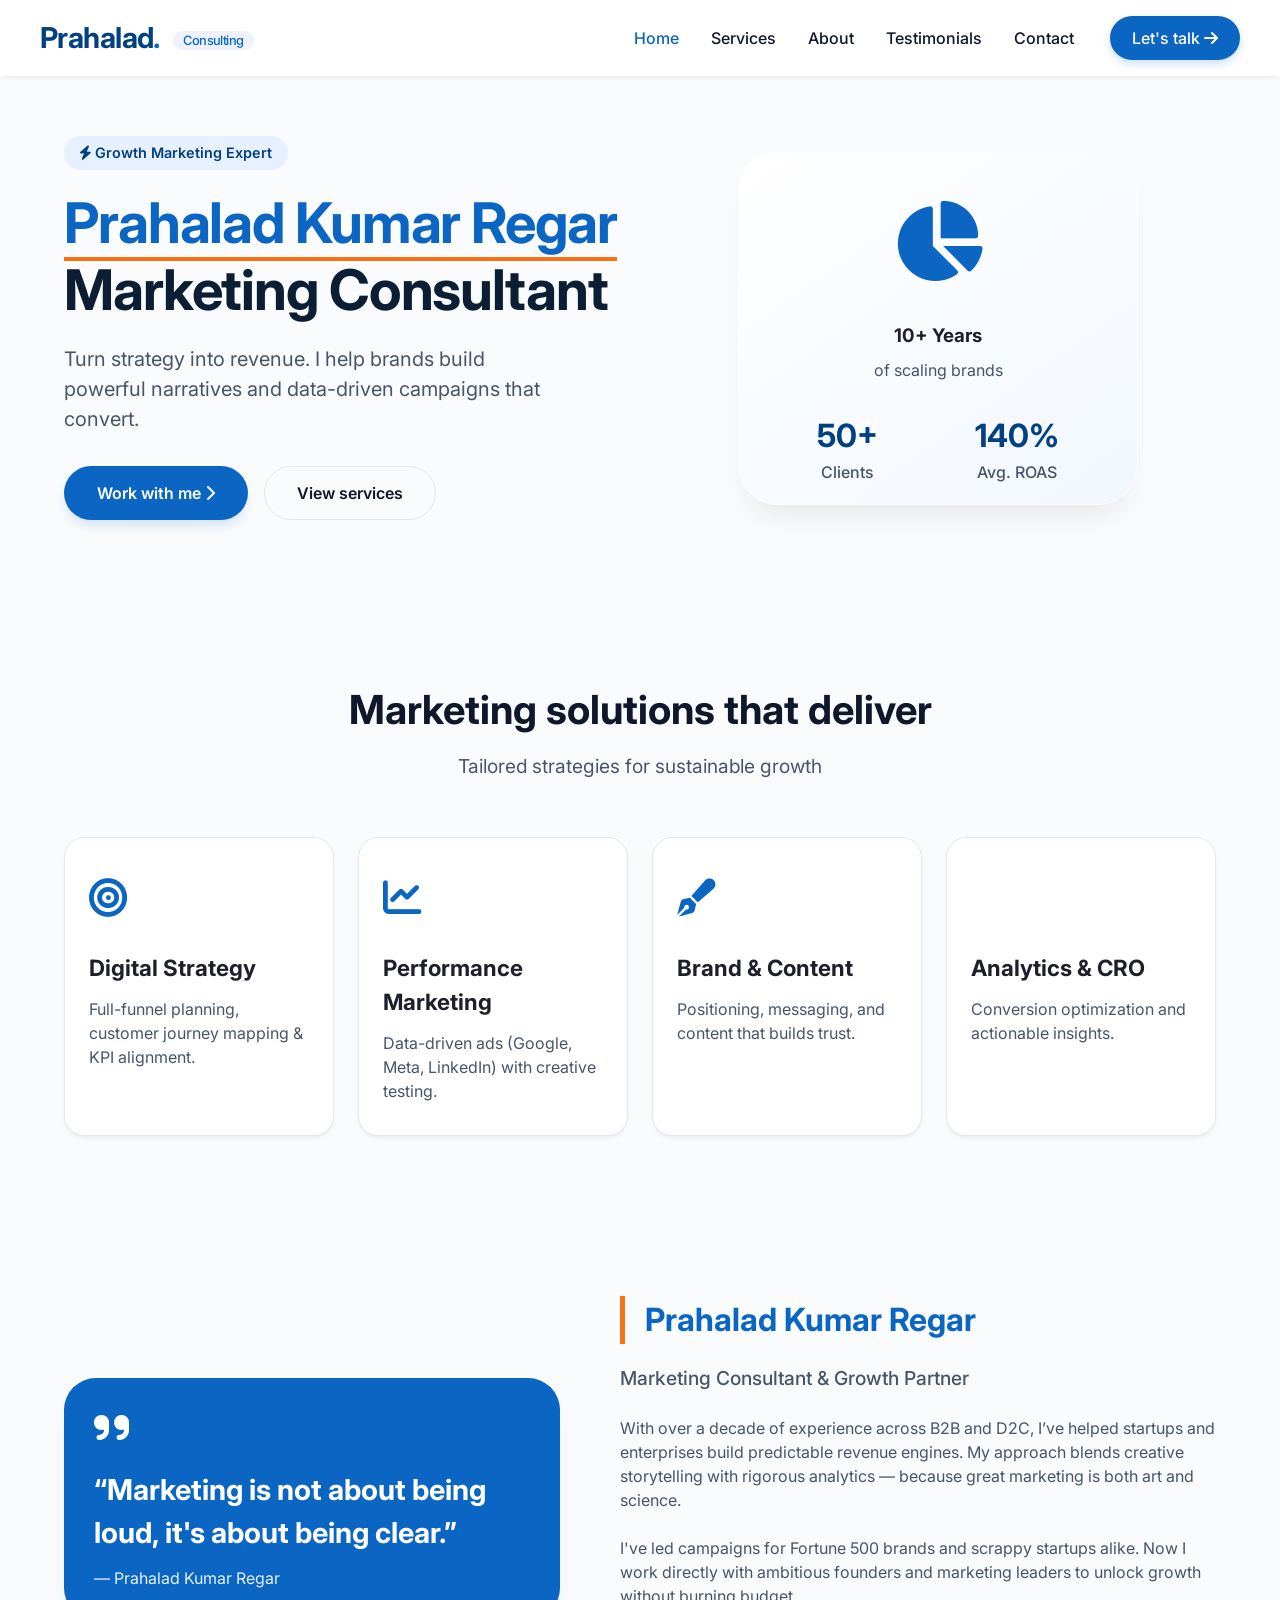
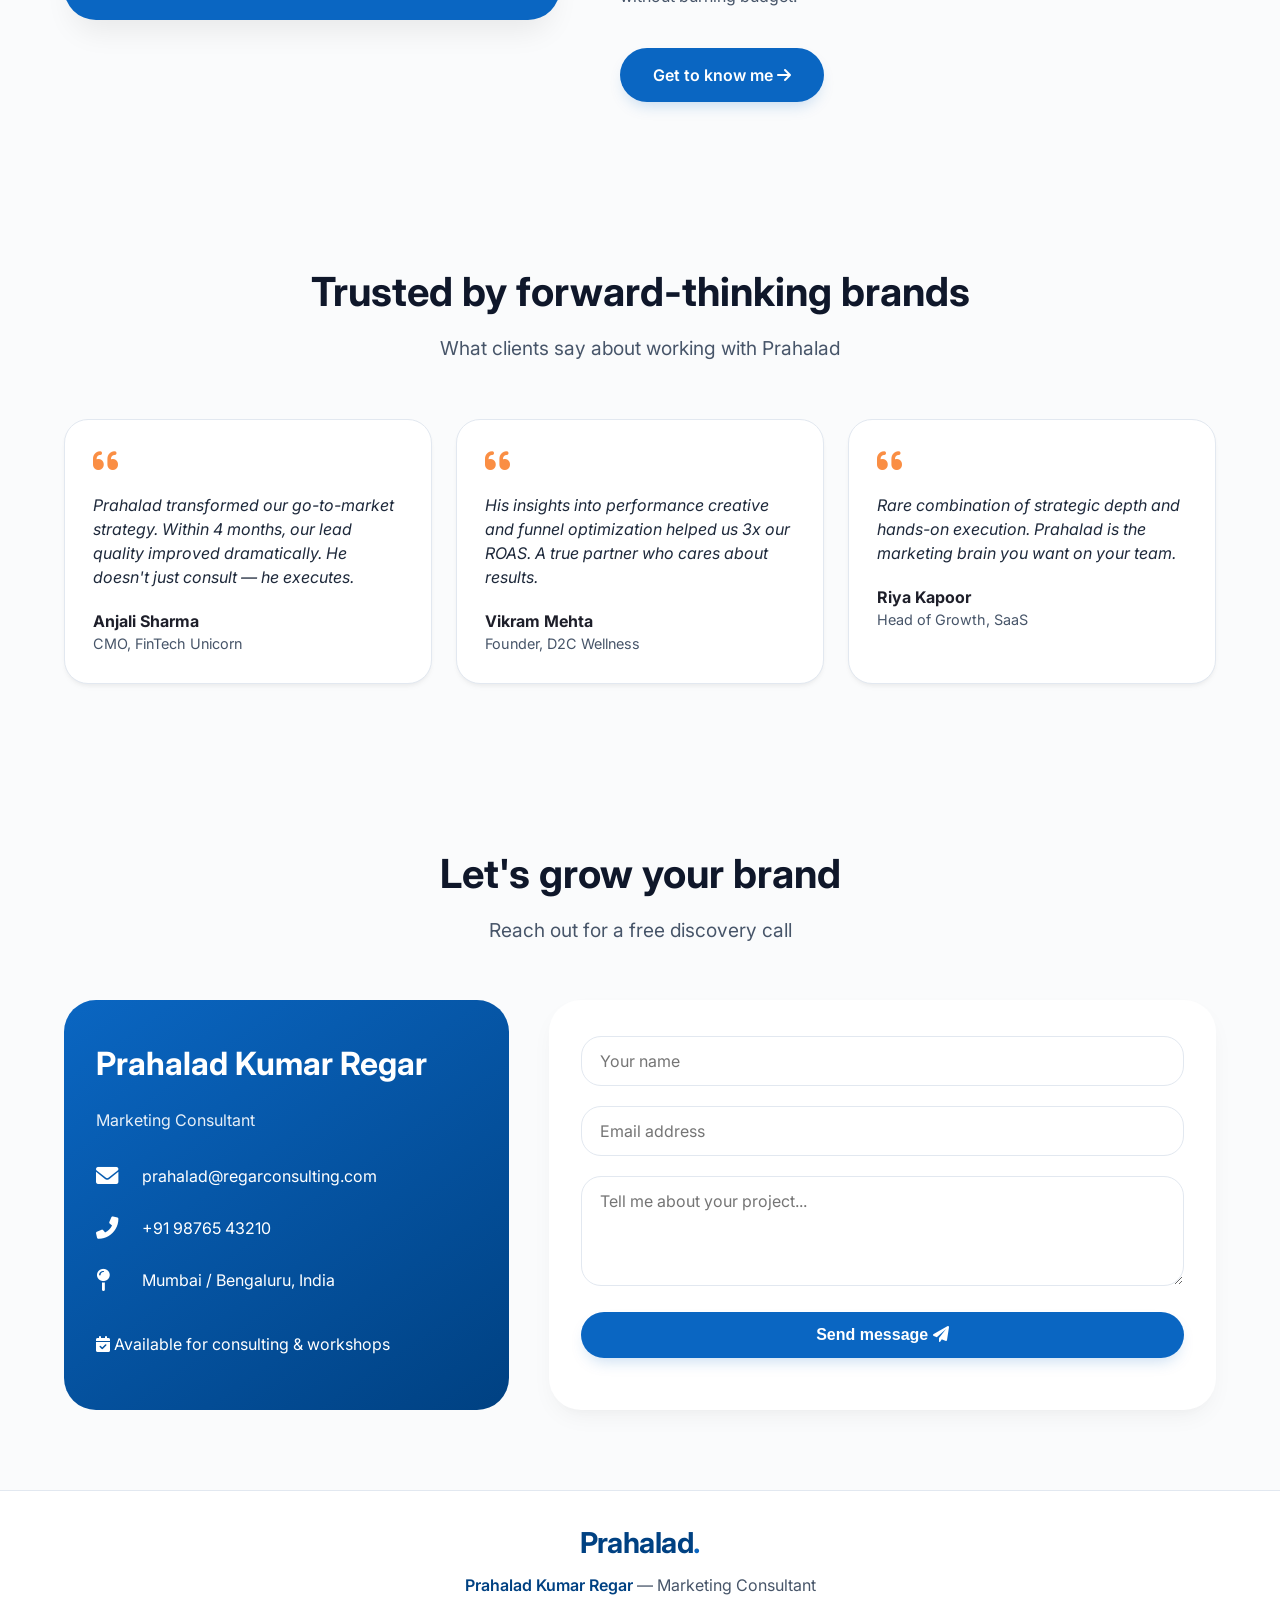
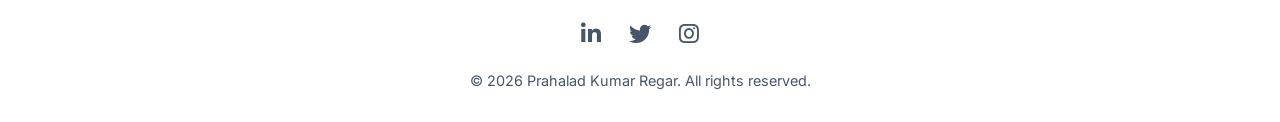
<file: index.html>
<!DOCTYPE html>
<html lang="en">
<head>
  <meta charset="UTF-8">
  <meta name="viewport" content="width=device-width, initial-scale=1.0, maximum-scale=1.0, user-scalable=yes">
  <title>Prahalad Kumar Regar · Marketing Consultant</title>
  <!-- Fonts & Icons -->
  <link rel="preconnect" href="https://fonts.googleapis.com">
  <link rel="preconnect" href="https://fonts.gstatic.com" crossorigin>
  <link href="https://fonts.googleapis.com/css2?family=Inter:opsz,wght@14..32,400;14..32,500;14..32,600;14..32,700&display=swap" rel="stylesheet">
  <link rel="stylesheet" href="https://cdnjs.cloudflare.com/ajax/libs/font-awesome/6.0.0-beta3/css/all.min.css">
  <style>
    * {
      margin: 0;
      padding: 0;
      box-sizing: border-box;
    }

    body {
      font-family: 'Inter', sans-serif;
      background-color: #fafbfc;
      color: #1e1f2a;
      line-height: 1.5;
      scroll-behavior: smooth;
    }

    :root {
      --primary: #0a66c2;      /* Professional blue */
      --primary-dark: #004182;
      --accent: #f97316;       /* warm accent */
      --gray-light: #f1f5f9;
      --gray-border: #e2e8f0;
      --text-dark: #0f172a;
      --text-muted: #475569;
      --white: #ffffff;
      --shadow-sm: 0 4px 6px -2px rgba(0, 0, 0, 0.05), 0 2px 4px -1px rgba(0, 0, 0, 0.03);
      --shadow-md: 0 10px 25px -5px rgba(0, 0, 0, 0.05), 0 8px 10px -6px rgba(0, 0, 0, 0.02);
      --shadow-lg: 0 20px 30px -10px rgba(0, 0, 0, 0.08);
      --border-radius-card: 20px;
      --border-radius-btn: 40px;
    }

    .container {
      max-width: 1200px;
      margin: 0 auto;
      padding: 0 24px;
    }

    /* Header & Navigation */
    header {
      background-color: var(--white);
      box-shadow: var(--shadow-sm);
      position: sticky;
      top: 0;
      z-index: 50;
      backdrop-filter: blur(6px);
      background-color: rgba(255, 255, 255, 0.9);
    }

    .navbar {
      display: flex;
      align-items: center;
      justify-content: space-between;
      padding: 16px 0;
    }

    .logo a {
      font-size: 1.8rem;
      font-weight: 700;
      letter-spacing: -0.02em;
      text-decoration: none;
      color: var(--primary-dark);
    }
    .logo span {
      color: var(--primary);
    }
    .logo .badge {
      font-size: 0.8rem;
      font-weight: 500;
      background: #eef2ff;
      color: var(--primary);
      padding: 2px 10px;
      border-radius: 30px;
      margin-left: 8px;
      vertical-align: middle;
    }

    .nav-menu {
      display: flex;
      gap: 36px;
      align-items: center;
    }
    .nav-menu ul {
      display: flex;
      gap: 32px;
      list-style: none;
    }
    .nav-menu a {
      text-decoration: none;
      font-weight: 500;
      color: var(--text-dark);
      transition: color 0.2s;
      font-size: 1rem;
    }
    .nav-menu a:hover,
    .nav-menu a.active {
      color: var(--primary);
    }

    .nav-cta {
      background: var(--primary);
      color: white !important;
      padding: 10px 22px !important;
      border-radius: 40px;
      font-weight: 600;
      box-shadow: 0 4px 8px rgba(10, 102, 194, 0.2);
      transition: background 0.2s;
    }
    .nav-cta:hover {
      background: var(--primary-dark);
    }

    .hamburger {
      display: none;
      font-size: 1.8rem;
      background: none;
      border: none;
      color: var(--text-dark);
      cursor: pointer;
    }

    /* Hero */
    .hero {
      padding: 60px 0 80px;
    }
    .hero-grid {
      display: grid;
      grid-template-columns: 1fr 1fr;
      align-items: center;
      gap: 40px;
    }
    .hero-badge {
      background: #e6f0ff;
      color: var(--primary-dark);
      font-weight: 600;
      font-size: 0.9rem;
      padding: 6px 16px;
      border-radius: 40px;
      display: inline-block;
      margin-bottom: 20px;
    }
    .hero h1 {
      font-size: 3.5rem;
      font-weight: 700;
      line-height: 1.2;
      letter-spacing: -0.02em;
      color: #0b1e33;
      margin-bottom: 20px;
    }
    .hero h1 i {
      color: var(--primary);
      font-style: normal;
      border-bottom: 4px solid var(--accent);
    }
    .hero-sub {
      font-size: 1.25rem;
      color: var(--text-muted);
      margin-bottom: 32px;
      max-width: 90%;
    }
    .hero-buttons {
      display: flex;
      gap: 16px;
      flex-wrap: wrap;
    }
    .btn {
      display: inline-block;
      padding: 14px 32px;
      border-radius: var(--border-radius-btn);
      font-weight: 600;
      text-decoration: none;
      transition: all 0.2s;
      border: 1px solid transparent;
      cursor: pointer;
      font-size: 1rem;
    }
    .btn-primary {
      background: var(--primary);
      color: white;
      box-shadow: 0 8px 16px -6px rgba(10, 102, 194, 0.25);
    }
    .btn-primary:hover {
      background: var(--primary-dark);
      transform: translateY(-2px);
    }
    .btn-outline {
      background: transparent;
      border: 1.5px solid var(--gray-border);
      color: var(--text-dark);
    }
    .btn-outline:hover {
      border-color: var(--primary);
      background: #f8fafc;
    }
    .hero-visual {
      display: flex;
      justify-content: center;
      align-items: center;
    }
    .visual-card {
      background: linear-gradient(145deg, #ffffff 0%, #f2f7ff 100%);
      padding: 30px 30px 20px;
      border-radius: 40px;
      box-shadow: var(--shadow-lg);
      text-align: center;
      width: 100%;
      max-width: 400px;
      border: 1px solid rgba(255,255,255,0.5);
    }
    .visual-icon {
      font-size: 5rem;
      color: var(--primary);
      margin-bottom: 20px;
    }
    .stats {
      display: flex;
      justify-content: space-around;
      margin-top: 30px;
    }
    .stat-item h3 {
      font-size: 2rem;
      font-weight: 700;
      color: var(--primary-dark);
    }
    .stat-item p {
      color: var(--text-muted);
      font-weight: 500;
    }

    /* Sections */
    section {
      padding: 80px 0;
    }
    .section-header {
      text-align: center;
      margin-bottom: 56px;
    }
    .section-header h2 {
      font-size: 2.5rem;
      font-weight: 700;
      color: var(--text-dark);
      margin-bottom: 12px;
    }
    .section-header p {
      color: var(--text-muted);
      font-size: 1.2rem;
    }

    /* Services */
    .services-grid {
      display: grid;
      grid-template-columns: repeat(4, 1fr);
      gap: 24px;
    }
    .service-card {
      background: var(--white);
      padding: 32px 24px;
      border-radius: var(--border-radius-card);
      box-shadow: var(--shadow-sm);
      border: 1px solid var(--gray-border);
      transition: all 0.25s;
    }
    .service-card:hover {
      transform: translateY(-6px);
      box-shadow: var(--shadow-md);
      border-color: #cbd5e1;
    }
    .service-icon {
      font-size: 2.4rem;
      color: var(--primary);
      margin-bottom: 24px;
    }
    .service-card h3 {
      font-size: 1.4rem;
      margin-bottom: 12px;
    }
    .service-card p {
      color: var(--text-muted);
    }

    /* About */
    .about-grid {
      display: grid;
      grid-template-columns: 1fr 1.2fr;
      gap: 60px;
      align-items: center;
    }
    .about-highlight {
      background: var(--primary);
      color: white;
      padding: 30px;
      border-radius: 32px;
      box-shadow: var(--shadow-lg);
    }
    .about-highlight i {
      font-size: 2.5rem;
      margin-bottom: 20px;
    }
    .about-highlight h3 {
      font-size: 1.8rem;
      margin-bottom: 12px;
    }
    .about-content h3 {
      font-size: 2rem;
      margin-bottom: 20px;
      font-weight: 700;
    }
    .about-content .name-em {
      color: var(--primary);
      border-left: 5px solid var(--accent);
      padding-left: 20px;
    }
    .about-content p {
      margin-bottom: 24px;
      color: var(--text-muted);
    }

    /* Testimonials */
    .testimonials-grid {
      display: grid;
      grid-template-columns: repeat(3, 1fr);
      gap: 24px;
    }
    .testimonial-card {
      background: var(--white);
      padding: 28px;
      border-radius: 24px;
      box-shadow: var(--shadow-sm);
      border: 1px solid var(--gray-border);
    }
    .testimonial-card i {
      color: var(--accent);
      font-size: 1.8rem;
      margin-bottom: 16px;
      opacity: 0.8;
    }
    .testimonial-text {
      font-style: italic;
      margin-bottom: 20px;
      color: #1e293b;
    }
    .client h4 {
      font-weight: 700;
    }
    .client p {
      color: var(--text-muted);
      font-size: 0.9rem;
    }

    /* Contact */
    .contact-grid {
      display: grid;
      grid-template-columns: 1fr 1.5fr;
      gap: 40px;
    }
    .contact-info {
      background: var(--primary-dark);
      color: white;
      padding: 40px 32px;
      border-radius: 32px;
      background: linear-gradient(145deg, #0a66c2, #004182);
    }
    .contact-info h3 {
      font-size: 2rem;
      margin-bottom: 20px;
    }
    .info-item {
      display: flex;
      align-items: center;
      gap: 16px;
      margin: 28px 0;
    }
    .info-item i {
      font-size: 1.4rem;
      width: 30px;
    }
    .contact-form {
      background: var(--white);
      padding: 36px 32px;
      border-radius: 32px;
      box-shadow: var(--shadow-md);
    }
    .form-group {
      margin-bottom: 20px;
    }
    .form-group input,
    .form-group textarea {
      width: 100%;
      padding: 14px 18px;
      border: 1.5px solid var(--gray-border);
      border-radius: 20px;
      font-family: 'Inter', sans-serif;
      font-size: 1rem;
      transition: border 0.2s;
    }
    .form-group input:focus,
    .form-group textarea:focus {
      outline: none;
      border-color: var(--primary);
    }
    .contact-form .btn {
      width: 100%;
      border: none;
    }

    /* Footer */
    footer {
      background: white;
      padding: 30px 0;
      border-top: 1px solid var(--gray-border);
      text-align: center;
      color: var(--text-muted);
    }
    .social-links {
      margin: 20px 0;
    }
    .social-links a {
      color: var(--text-muted);
      margin: 0 12px;
      font-size: 1.4rem;
      transition: color 0.2s;
    }
    .social-links a:hover {
      color: var(--primary);
    }

    /* Responsive */
    @media (max-width: 1024px) {
      .services-grid { grid-template-columns: repeat(2, 1fr); }
      .testimonials-grid { grid-template-columns: repeat(2, 1fr); }
      .hero h1 { font-size: 2.8rem; }
    }

    @media (max-width: 768px) {
      .hamburger { display: block; }
      .nav-menu {
        position: fixed;
        left: -100%;
        top: 70px;
        flex-direction: column;
        background: white;
        width: 100%;
        padding: 32px 24px;
        box-shadow: var(--shadow-md);
        transition: 0.3s;
        border-radius: 0 0 24px 24px;
        gap: 20px;
        align-items: stretch;
      }
      .nav-menu.active {
        left: 0;
      }
      .nav-menu ul {
        flex-direction: column;
        gap: 16px;
      }
      .nav-cta {
        text-align: center;
      }

      .hero-grid, .about-grid, .contact-grid {
        grid-template-columns: 1fr;
      }
      .hero h1 { font-size: 2.4rem; }
      .hero-sub { max-width: 100%; }
      .services-grid { grid-template-columns: 1fr; }
      .testimonials-grid { grid-template-columns: 1fr; }
      .section-header h2 { font-size: 2rem; }
    }

    /* smooth */
    html {
      scroll-padding-top: 80px;
    }
    .footer-name {
      font-weight: 600;
      color: var(--primary-dark);
    }
  </style>
</head>
<body>
  <header>
    <div class="container navbar">
      <div class="logo">
        <a href="#home">Prahalad<span>.</span> <span class="badge">Consulting</span></a>
      </div>
      <button class="hamburger" id="hamburger" aria-label="Menu">
        <i class="fas fa-bars"></i>
      </button>
      <nav class="nav-menu" id="navMenu">
        <ul>
          <li><a href="#home" class="active">Home</a></li>
          <li><a href="#services">Services</a></li>
          <li><a href="#about">About</a></li>
          <li><a href="#testimonials">Testimonials</a></li>
          <li><a href="#contact">Contact</a></li>
        </ul>
        <a href="#contact" class="nav-cta">Let's talk <i class="fas fa-arrow-right"></i></a>
      </nav>
    </div>
  </header>

  <main>
    <!-- HERO / HOME -->
    <section id="home" class="hero">
      <div class="container hero-grid">
        <div class="hero-content">
          <span class="hero-badge"><i class="fas fa-bolt"></i> Growth Marketing Expert</span>
          <h1>
            <i>Prahalad Kumar Regar</i><br>
            Marketing Consultant
          </h1>
          <p class="hero-sub">Turn strategy into revenue. I help brands build powerful narratives and data-driven campaigns that convert.</p>
          <div class="hero-buttons">
            <a href="#contact" class="btn btn-primary">Work with me <i class="fas fa-chevron-right"></i></a>
            <a href="#services" class="btn btn-outline">View services</a>
          </div>
        </div>
        <div class="hero-visual">
          <div class="visual-card">
            <div class="visual-icon">
              <i class="fas fa-chart-pie"></i>
            </div>
            <h3 style="margin-bottom: 8px;">10+ Years</h3>
            <p style="color: var(--text-muted);">of scaling brands</p>
            <div class="stats">
              <div class="stat-item">
                <h3>50+</h3>
                <p>Clients</p>
              </div>
              <div class="stat-item">
                <h3>140%</h3>
                <p>Avg. ROAS</p>
              </div>
            </div>
          </div>
        </div>
      </div>
    </section>

    <!-- SERVICES -->
    <section id="services">
      <div class="container">
        <div class="section-header">
          <h2>Marketing solutions that deliver</h2>
          <p>Tailored strategies for sustainable growth</p>
        </div>
        <div class="services-grid">
          <div class="service-card">
            <div class="service-icon"><i class="fas fa-bullseye"></i></div>
            <h3>Digital Strategy</h3>
            <p>Full-funnel planning, customer journey mapping & KPI alignment.</p>
          </div>
          <div class="service-card">
            <div class="service-icon"><i class="fas fa-chart-line"></i></div>
            <h3>Performance Marketing</h3>
            <p>Data-driven ads (Google, Meta, LinkedIn) with creative testing.</p>
          </div>
          <div class="service-card">
            <div class="service-icon"><i class="fas fa-pen-fancy"></i></div>
            <h3>Brand & Content</h3>
            <p>Positioning, messaging, and content that builds trust.</p>
          </div>
          <div class="service-card">
            <div class="service-icon"><i class="fas fa-magnifying-glass-chart"></i></div>
            <h3>Analytics & CRO</h3>
            <p>Conversion optimization and actionable insights.</p>
          </div>
        </div>
      </div>
    </section>

    <!-- ABOUT (with name highlight) -->
    <section id="about">
      <div class="container about-grid">
        <div class="about-highlight">
          <i class="fas fa-quote-right"></i>
          <h3>“Marketing is not about being loud, it's about being clear.”</h3>
          <p style="opacity:0.9;">— Prahalad Kumar Regar</p>
        </div>
        <div class="about-content">
          <h3 class="name-em">Prahalad Kumar Regar</h3>
          <p style="font-size: 1.2rem; font-weight: 500;">Marketing Consultant & Growth Partner</p>
          <p>With over a decade of experience across B2B and D2C, I’ve helped startups and enterprises build predictable revenue engines. My approach blends creative storytelling with rigorous analytics — because great marketing is both art and science.</p>
          <p>I've led campaigns for Fortune 500 brands and scrappy startups alike. Now I work directly with ambitious founders and marketing leaders to unlock growth without burning budget.</p>
          <a href="#contact" class="btn btn-primary" style="margin-top: 16px;">Get to know me <i class="fas fa-arrow-right"></i></a>
        </div>
      </div>
    </section>

    <!-- TESTIMONIALS -->
    <section id="testimonials">
      <div class="container">
        <div class="section-header">
          <h2>Trusted by forward-thinking brands</h2>
          <p>What clients say about working with Prahalad</p>
        </div>
        <div class="testimonials-grid">
          <div class="testimonial-card">
            <i class="fas fa-quote-left"></i>
            <p class="testimonial-text">Prahalad transformed our go-to-market strategy. Within 4 months, our lead quality improved dramatically. He doesn't just consult — he executes.</p>
            <div class="client">
              <h4>Anjali Sharma</h4>
              <p>CMO, FinTech Unicorn</p>
            </div>
          </div>
          <div class="testimonial-card">
            <i class="fas fa-quote-left"></i>
            <p class="testimonial-text">His insights into performance creative and funnel optimization helped us 3x our ROAS. A true partner who cares about results.</p>
            <div class="client">
              <h4>Vikram Mehta</h4>
              <p>Founder, D2C Wellness</p>
            </div>
          </div>
          <div class="testimonial-card">
            <i class="fas fa-quote-left"></i>
            <p class="testimonial-text">Rare combination of strategic depth and hands-on execution. Prahalad is the marketing brain you want on your team.</p>
            <div class="client">
              <h4>Riya Kapoor</h4>
              <p>Head of Growth, SaaS</p>
            </div>
          </div>
        </div>
      </div>
    </section>

    <!-- CONTACT -->
    <section id="contact">
      <div class="container">
        <div class="section-header">
          <h2>Let's grow your brand</h2>
          <p>Reach out for a free discovery call</p>
        </div>
        <div class="contact-grid">
          <div class="contact-info">
            <h3>Prahalad Kumar Regar</h3>
            <p style="margin-bottom: 32px; opacity:0.9;">Marketing Consultant</p>
            <div class="info-item">
              <i class="fas fa-envelope"></i>
              <span>prahalad@regarconsulting.com</span>
            </div>
            <div class="info-item">
              <i class="fas fa-phone-alt"></i>
              <span>+91 98765 43210</span>
            </div>
            <div class="info-item">
              <i class="fas fa-map-pin"></i>
              <span>Mumbai / Bengaluru, India</span>
            </div>
            <div style="margin-top: 40px;">
              <p><i class="fas fa-calendar-check"></i> Available for consulting & workshops</p>
            </div>
          </div>
          <div class="contact-form">
            <form id="contactForm">
              <div class="form-group">
                <input type="text" id="name" placeholder="Your name" required>
              </div>
              <div class="form-group">
                <input type="email" id="email" placeholder="Email address" required>
              </div>
              <div class="form-group">
                <textarea rows="4" id="message" placeholder="Tell me about your project..."></textarea>
              </div>
              <button type="submit" class="btn btn-primary">Send message <i class="fas fa-paper-plane"></i></button>
              <p id="formFeedback" style="margin-top: 16px; font-size:0.9rem; color: #0f172a;"></p>
            </form>
          </div>
        </div>
      </div>
    </section>
  </main>

  <footer>
    <div class="container">
      <div class="logo" style="justify-content: center; display: flex; margin-bottom: 8px;">
        <a href="#home" style="font-size: 1.8rem;">Prahalad<span style="color: var(--primary);">.</span></a>
      </div>
      <p style="margin-bottom: 8px;"><span class="footer-name">Prahalad Kumar Regar</span> — Marketing Consultant</p>
      <div class="social-links">
        <a href="#" aria-label="LinkedIn"><i class="fab fa-linkedin-in"></i></a>
        <a href="#" aria-label="Twitter"><i class="fab fa-twitter"></i></a>
        <a href="#" aria-label="Instagram"><i class="fab fa-instagram"></i></a>
      </div>
      <p style="font-size:0.9rem;">&copy; <span id="currentYear"></span> Prahalad Kumar Regar. All rights reserved.</p>
    </div>
  </footer>

  <script>
    (function() {
      // Mobile menu toggle
      const hamburger = document.getElementById('hamburger');
      const navMenu = document.getElementById('navMenu');
      
      if (hamburger) {
        hamburger.addEventListener('click', () => {
          navMenu.classList.toggle('active');
          const icon = hamburger.querySelector('i');
          if (navMenu.classList.contains('active')) {
            icon.classList.remove('fa-bars');
            icon.classList.add('fa-times');
          } else {
            icon.classList.remove('fa-times');
            icon.classList.add('fa-bars');
          }
        });
      }

      // Close mobile menu when a nav link is clicked (smooth)
      const navLinks = document.querySelectorAll('.nav-menu a');
      navLinks.forEach(link => {
        link.addEventListener('click', (e) => {
          if (navMenu.classList.contains('active')) {
            navMenu.classList.remove('active');
            const icon = hamburger.querySelector('i');
            icon.classList.remove('fa-times');
            icon.classList.add('fa-bars');
          }
          // Smooth scroll for anchor links (handled by CSS, but also adjust if needed)
          const href = link.getAttribute('href');
          if (href && href.startsWith('#')) {
            e.preventDefault();
            const targetEl = document.querySelector(href);
            if (targetEl) {
              targetEl.scrollIntoView({ behavior: 'smooth' });
            }
          }
        });
      });

      // Active nav highlight on scroll (simple)
      const sections = document.querySelectorAll('section[id]');
      const navItems = document.querySelectorAll('.nav-menu ul li a');
      
      function activateNavOnScroll() {
        let index = sections.length;
        while(--index && window.scrollY + 100 < sections[index].offsetTop) {}
        navItems.forEach((link) => link.classList.remove('active'));
        if (index >= 0 && navItems[index]) {
          navItems[index].classList.add('active');
        }
        // home fallback
        if (window.scrollY < 200) {
          navItems.forEach(link => link.classList.remove('active'));
          document.querySelector('.nav-menu ul li a[href="#home"]')?.classList.add('active');
        }
      }
      window.addEventListener('scroll', activateNavOnScroll);
      activateNavOnScroll();

      // Set current year
      document.getElementById('currentYear').textContent = new Date().getFullYear();

      // Contact form handling (demo)
      const form = document.getElementById('contactForm');
      const feedback = document.getElementById('formFeedback');
      
      form.addEventListener('submit', (e) => {
        e.preventDefault();
        const name = document.getElementById('name').value.trim();
        const email = document.getElementById('email').value.trim();
        const message = document.getElementById('message').value.trim();
        
        if (!name || !email || !message) {
          feedback.textContent = 'Please fill in all fields.';
          feedback.style.color = '#b91c1c';
          return;
        }
        if (!/^\S+@\S+\.\S+$/.test(email)) {
          feedback.textContent = 'Please enter a valid email address.';
          feedback.style.color = '#b91c1c';
          return;
        }
        
        feedback.textContent = `✓ Thanks, ${name}! Prahalad will get back to you soon. (Demo)`;
        feedback.style.color = '#0a66c2';
        form.reset();
      });

      // additional: handle hero CTA and other internal links smoothly
      document.querySelectorAll('a[href^="#"]').forEach(anchor => {
        anchor.addEventListener('click', function(e) {
          const href = this.getAttribute('href');
          if (href === "#" || href === "") return;
          const target = document.querySelector(href);
          if (target) {
            e.preventDefault();
            target.scrollIntoView({ behavior: 'smooth' });
          }
        });
      });

    })();
  </script>
  <!-- ensure any missing icon adjustments -->
</body>
</html>
</file>
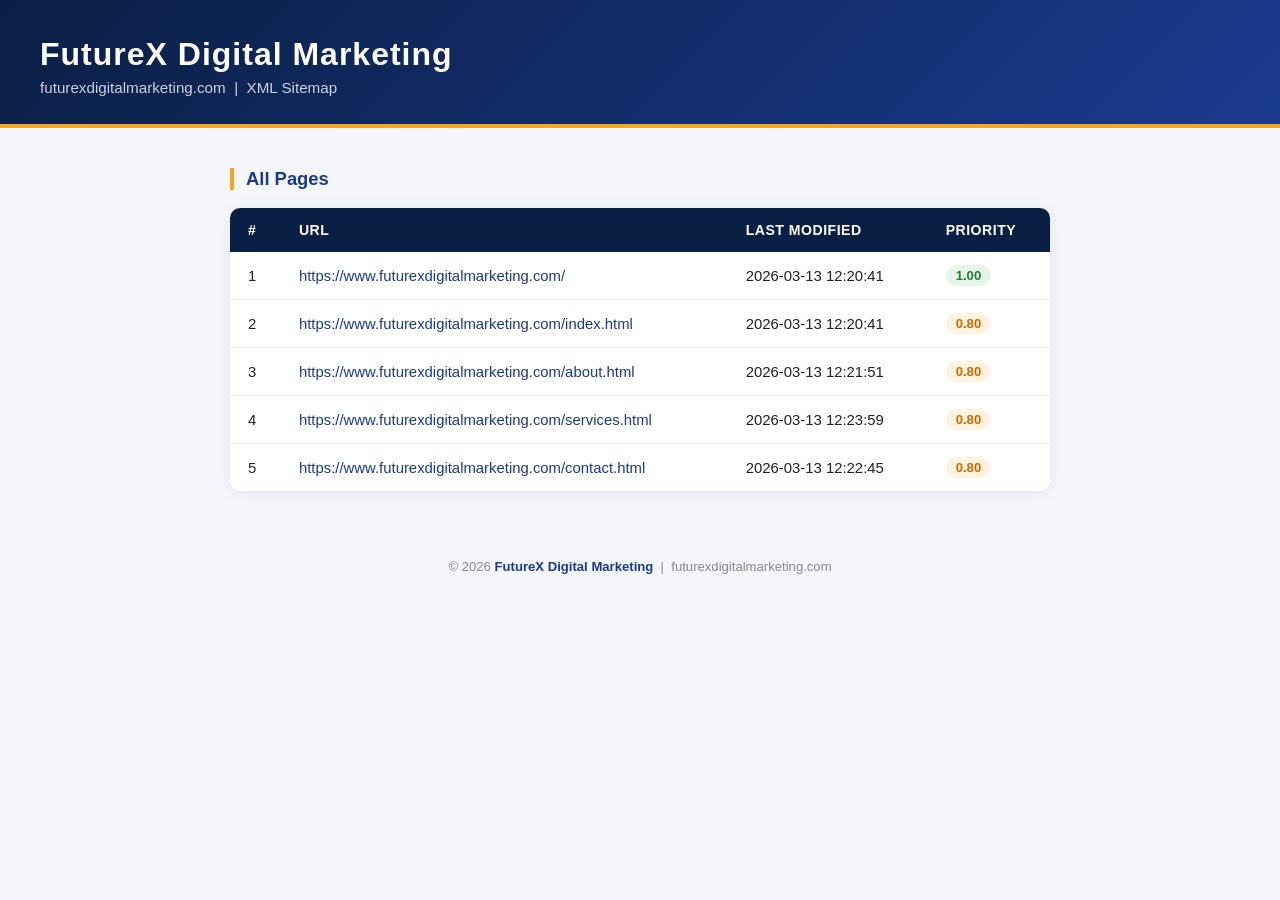
<file: sitemap.html>
<!DOCTYPE html>
<html lang="en">
<head>
  <meta charset="UTF-8" />
  <meta name="viewport" content="width=device-width, initial-scale=1.0"/>
  <meta name="description" content="Sitemap of FutureX Digital Marketing - Find all pages including services, projects, blog, and contact information.">
  <meta name="robots" content="index, follow">
  <link rel="canonical" href="https://www.futurexdigitalmarketing.com/sitemap.html" />
  <title>Sitemap – FutureX Digital Marketing | Site Map</title>
  <style>
    * { box-sizing: border-box; margin: 0; padding: 0; }
    body {
      font-family: 'Segoe UI', Arial, sans-serif;
      background: #f4f6fb;
      color: #222;
      min-height: 100vh;
    }
    header {
      background: linear-gradient(135deg, #0a1f44 0%, #1a3a8f 100%);
      color: #fff;
      padding: 36px 40px 28px;
      border-bottom: 4px solid #f5a623;
    }
    header h1 {
      font-size: 2rem;
      letter-spacing: 1px;
      font-weight: 700;
    }
    header p {
      margin-top: 6px;
      font-size: 0.95rem;
      opacity: 0.8;
    }
    main {
      max-width: 860px;
      margin: 40px auto;
      padding: 0 20px;
    }
    h2 {
      font-size: 1.15rem;
      color: #1a3a8f;
      margin-bottom: 18px;
      border-left: 4px solid #f5a623;
      padding-left: 12px;
    }
    table {
      width: 100%;
      border-collapse: collapse;
      background: #fff;
      border-radius: 10px;
      overflow: hidden;
      box-shadow: 0 2px 16px rgba(0,0,0,0.07);
    }
    thead {
      background: #0a1f44;
      color: #fff;
    }
    thead th {
      padding: 14px 18px;
      text-align: left;
      font-size: 0.88rem;
      text-transform: uppercase;
      letter-spacing: 0.5px;
    }
    tbody tr {
      border-bottom: 1px solid #eef0f6;
      transition: background 0.15s;
    }
    tbody tr:last-child { border-bottom: none; }
    tbody tr:hover { background: #f0f4ff; }
    tbody td {
      padding: 13px 18px;
      font-size: 0.93rem;
      vertical-align: middle;
    }
    tbody td a {
      color: #1a3a8f;
      text-decoration: none;
      font-weight: 500;
    }
    tbody td a:hover { text-decoration: underline; color: #f5a623; }
    .priority {
      display: inline-block;
      padding: 3px 10px;
      border-radius: 20px;
      font-size: 0.82rem;
      font-weight: 600;
    }
    .p-high   { background: #e6f4ea; color: #1e7e34; }
    .p-normal { background: #fff3e0; color: #c56b00; }
    footer {
      text-align: center;
      padding: 28px;
      font-size: 0.82rem;
      color: #888;
      margin-top: 40px;
    }
    footer strong { color: #1a3a8f; }
  </style>
</head>
<body>

<header>
  <h1>FutureX Digital Marketing</h1>
  <p>futurexdigitalmarketing.com &nbsp;|&nbsp; XML Sitemap</p>
</header>

<main>
  <h2>All Pages</h2>
  <table>
    <thead>
      <tr>
        <th>#</th>
        <th>URL</th>
        <th>Last Modified</th>
        <th>Priority</th>
      </tr>
    </thead>
    <tbody>
      <tr>
        <td>1</td>
        <td><a href="https://www.futurexdigitalmarketing.com/" target="_blank">https://www.futurexdigitalmarketing.com/</a></td>
        <td>2026-03-13 12:20:41</td>
        <td><span class="priority p-high">1.00</span></td>
      </tr>
      <tr>
        <td>2</td>
        <td><a href="https://www.futurexdigitalmarketing.com/index.html" target="_blank">https://www.futurexdigitalmarketing.com/index.html</a></td>
        <td>2026-03-13 12:20:41</td>
        <td><span class="priority p-normal">0.80</span></td>
      </tr>
      <tr>
        <td>3</td>
        <td><a href="https://www.futurexdigitalmarketing.com/about.html" target="_blank">https://www.futurexdigitalmarketing.com/about.html</a></td>
        <td>2026-03-13 12:21:51</td>
        <td><span class="priority p-normal">0.80</span></td>
      </tr>
      <tr>
        <td>4</td>
        <td><a href="https://www.futurexdigitalmarketing.com/services.html" target="_blank">https://www.futurexdigitalmarketing.com/services.html</a></td>
        <td>2026-03-13 12:23:59</td>
        <td><span class="priority p-normal">0.80</span></td>
      </tr>
      <tr>
        <td>5</td>
        <td><a href="https://www.futurexdigitalmarketing.com/contact.html" target="_blank">https://www.futurexdigitalmarketing.com/contact.html</a></td>
        <td>2026-03-13 12:22:45</td>
        <td><span class="priority p-normal">0.80</span></td>
      </tr>
    </tbody>
  </table>
</main>

<footer>
  &copy; 2026 <strong>FutureX Digital Marketing</strong> &nbsp;|&nbsp; futurexdigitalmarketing.com
</footer>

</body>
</html>
</file>
